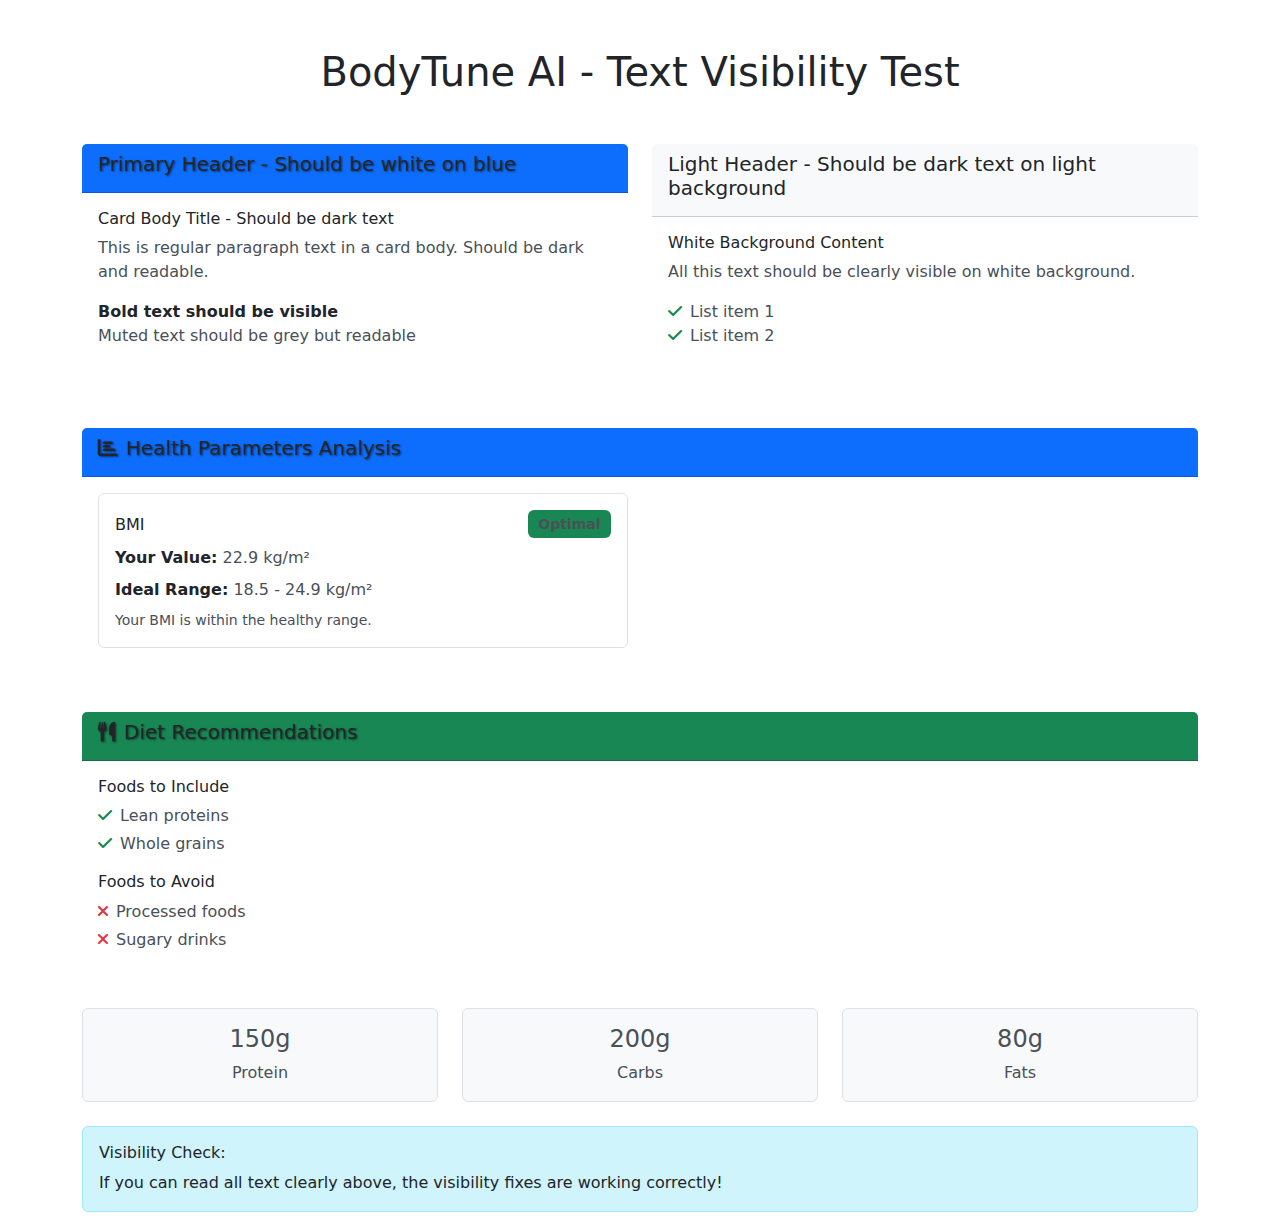
<file: templates/visibility_test.html>
<!DOCTYPE html>
<html lang="en">
<head>
    <meta charset="UTF-8">
    <meta name="viewport" content="width=device-width, initial-scale=1.0">
    <title>BodyTune AI - Text Visibility Test</title>
    <link href="https://cdn.jsdelivr.net/npm/bootstrap@5.1.3/dist/css/bootstrap.min.css" rel="stylesheet">
    <link href="https://cdnjs.cloudflare.com/ajax/libs/font-awesome/6.0.0/css/all.min.css" rel="stylesheet">
    <link href="/static/css/style.css" rel="stylesheet">
</head>
<body>
    <div class="container mt-5">
        <h1 class="text-center mb-5">BodyTune AI - Text Visibility Test</h1>
        
        <!-- Test Cards -->
        <div class="row">
            <div class="col-md-6 mb-4">
                <div class="card">
                    <div class="card-header bg-primary text-white">
                        <h5>Primary Header - Should be white on blue</h5>
                    </div>
                    <div class="card-body">
                        <h6>Card Body Title - Should be dark text</h6>
                        <p>This is regular paragraph text in a card body. Should be dark and readable.</p>
                        <strong>Bold text should be visible</strong>
                        <div class="text-muted">Muted text should be grey but readable</div>
                    </div>
                </div>
            </div>
            
            <div class="col-md-6 mb-4">
                <div class="card">
                    <div class="card-header bg-light">
                        <h5>Light Header - Should be dark text on light background</h5>
                    </div>
                    <div class="card-body bg-white">
                        <h6>White Background Content</h6>
                        <p>All this text should be clearly visible on white background.</p>
                        <ul class="list-unstyled">
                            <li><i class="fas fa-check text-success me-2"></i>List item 1</li>
                            <li><i class="fas fa-check text-success me-2"></i>List item 2</li>
                        </ul>
                    </div>
                </div>
            </div>
        </div>
        
        <!-- Parameter Analysis Simulation -->
        <div class="card mt-4">
            <div class="card-header bg-primary text-white">
                <h5><i class="fas fa-chart-bar me-2"></i>Health Parameters Analysis</h5>
            </div>
            <div class="card-body">
                <div class="row">
                    <div class="col-lg-6 mb-4">
                        <div class="border rounded p-3">
                            <div class="d-flex justify-content-between align-items-center mb-2">
                                <h6 class="mb-0">BMI</h6>
                                <span class="badge bg-success">Optimal</span>
                            </div>
                            <div class="mb-2">
                                <strong>Your Value:</strong> 22.9 kg/m²
                            </div>
                            <div class="mb-2">
                                <strong>Ideal Range:</strong> 18.5 - 24.9 kg/m²
                            </div>
                            <div class="small text-muted">
                                Your BMI is within the healthy range.
                            </div>
                        </div>
                    </div>
                </div>
            </div>
        </div>
        
        <!-- Recommendations Simulation -->
        <div class="card mt-4">
            <div class="card-header bg-success text-white">
                <h5><i class="fas fa-utensils me-2"></i>Diet Recommendations</h5>
            </div>
            <div class="card-body">
                <div class="mb-3">
                    <h6 class="text-success">Foods to Include</h6>
                    <ul class="list-unstyled">
                        <li class="mb-1"><i class="fas fa-check text-success me-2"></i>Lean proteins</li>
                        <li class="mb-1"><i class="fas fa-check text-success me-2"></i>Whole grains</li>
                    </ul>
                </div>
                
                <div class="mb-3">
                    <h6 class="text-danger">Foods to Avoid</h6>
                    <ul class="list-unstyled">
                        <li class="mb-1"><i class="fas fa-times text-danger me-2"></i>Processed foods</li>
                        <li class="mb-1"><i class="fas fa-times text-danger me-2"></i>Sugary drinks</li>
                    </ul>
                </div>
            </div>
        </div>
        
        <!-- Macronutrients Test -->
        <div class="row mt-4">
            <div class="col-md-4">
                <div class="text-center border rounded p-3">
                    <div class="h4 text-primary">150g</div>
                    <div class="text-muted">Protein</div>
                </div>
            </div>
            <div class="col-md-4">
                <div class="text-center border rounded p-3">
                    <div class="h4 text-warning">200g</div>
                    <div class="text-muted">Carbs</div>
                </div>
            </div>
            <div class="col-md-4">
                <div class="text-center border rounded p-3">
                    <div class="h4 text-info">80g</div>
                    <div class="text-muted">Fats</div>
                </div>
            </div>
        </div>
        
        <div class="alert alert-info mt-4">
            <h6>Visibility Check:</h6>
            <p class="mb-0">If you can read all text clearly above, the visibility fixes are working correctly!</p>
        </div>
    </div>
    
    <script src="https://cdn.jsdelivr.net/npm/bootstrap@5.1.3/dist/js/bootstrap.bundle.min.js"></script>
    <script src="/static/js/main.js"></script>
</body>
</html>
</file>
<file: static/css/style.css>
/* BodyTune AI Custom Styles */

:root {
    --primary-color: #007bff;
    --success-color: #28a745;
    --warning-color: #ffc107;
    --danger-color: #dc3545;
    --info-color: #17a2b8;
    --dark-color: #343a40;
    --light-color: #f8f9fa;
}

/* Hero Section */
.hero-section {
    background: linear-gradient(135deg, #667eea 0%, #764ba2 100%);
    min-height: 60vh;
    display: flex;
    align-items: center;
}

.bg-gradient-primary {
    background: linear-gradient(135deg, #667eea 0%, #764ba2 100%) !important;
}

/* Feature Cards */
.feature-icon {
    width: 80px;
    height: 80px;
    display: flex;
    align-items: center;
    justify-content: center;
    margin: 0 auto 1rem;
    transition: transform 0.3s ease;
}

.card:hover .feature-icon {
    transform: scale(1.1);
}

.card {
    transition: transform 0.3s ease, box-shadow 0.3s ease;
    border: none;
}

.card:hover {
    transform: translateY(-5px);
    box-shadow: 0 10px 25px rgba(0,0,0,0.1) !important;
}

/* Upload Area */
.upload-area {
    border: 2px dashed #dee2e6;
    border-radius: 8px;
    padding: 2rem;
    text-align: center;
    transition: all 0.3s ease;
    background-color: #f8f9fa;
}

.upload-area:hover {
    border-color: var(--primary-color);
    background-color: #e3f2fd;
}

.upload-area.dragover {
    border-color: var(--primary-color);
    background-color: #e3f2fd;
    transform: scale(1.02);
}

/* Health Parameter Cards */
.parameter-card {
    border-left: 4px solid;
    transition: all 0.3s ease;
}

.parameter-card.optimal {
    border-left-color: var(--success-color);
}

.parameter-card.warning {
    border-left-color: var(--warning-color);
}

.parameter-card.danger {
    border-left-color: var(--danger-color);
}

.parameter-card:hover {
    transform: translateX(5px);
}

/* Progress Bars */
.progress {
    height: 8px;
    border-radius: 4px;
    overflow: hidden;
}

.progress-bar {
    transition: width 0.6s ease;
}

/* Health Score Circle */
.health-score {
    width: 150px;
    height: 150px;
    border-radius: 50%;
    display: flex;
    align-items: center;
    justify-content: center;
    margin: 0 auto;
    position: relative;
    background: conic-gradient(
        var(--success-color) 0deg,
        var(--success-color) calc(var(--score) * 3.6deg),
        #e9ecef calc(var(--score) * 3.6deg),
        #e9ecef 360deg
    );
}

.health-score::before {
    content: '';
    width: 120px;
    height: 120px;
    border-radius: 50%;
    background: white;
    position: absolute;
}

.health-score-text {
    position: relative;
    z-index: 2;
}

/* Responsive Design */
@media (max-width: 768px) {
    .hero-section {
        min-height: 50vh;
        text-align: center;
    }
    
    .display-4 {
        font-size: 2rem;
    }
    
    .btn-lg {
        width: 100%;
        margin-bottom: 1rem;
    }
}

/* Animation for cards */
@keyframes fadeInUp {
    from {
        opacity: 0;
        transform: translateY(30px);
    }
    to {
        opacity: 1;
        transform: translateY(0);
    }
}

.card {
    animation: fadeInUp 0.6s ease-out;
}

/* Custom badge styles */
.badge {
    font-size: 0.875em;
    padding: 0.5em 0.75em;
}

/* Form enhancements */
.form-control:focus {
    border-color: var(--primary-color);
    box-shadow: 0 0 0 0.2rem rgba(0, 123, 255, 0.25);
}

.form-select:focus {
    border-color: var(--primary-color);
    box-shadow: 0 0 0 0.2rem rgba(0, 123, 255, 0.25);
}

/* Loading spinner */
.spinner-border-sm {
    width: 1rem;
    height: 1rem;
}

/* Print styles */
@media print {
    .no-print {
        display: none !important;
    }
    
    .card {
        border: 1px solid #dee2e6 !important;
        page-break-inside: avoid;
    }
    
    .hero-section {
        background: none !important;
        color: black !important;
    }
}

/* Dark mode support */
@media (prefers-color-scheme: dark) {
    :root {
        --bs-body-bg: #1a1a1a;
        --bs-body-color: #ffffff;
    }
}

/* Custom utility classes */
.text-gradient {
    background: linear-gradient(135deg, #667eea 0%, #764ba2 100%);
    -webkit-background-clip: text;
    -webkit-text-fill-color: transparent;
    background-clip: text;
}

.shadow-lg-custom {
    box-shadow: 0 1rem 3rem rgba(0, 0, 0, 0.175) !important;
}

/* Recommendation cards */
.recommendation-card {
    border-top: 4px solid;
    transition: all 0.3s ease;
}

.recommendation-card.diet {
    border-top-color: var(--success-color);
}

.recommendation-card.workout {
    border-top-color: var(--warning-color);
}

.recommendation-card.lifestyle {
    border-top-color: var(--info-color);
}

.recommendation-card:hover {
    transform: translateY(-2px);
    box-shadow: 0 8px 25px rgba(0,0,0,0.1);
}

/* Timeline styles */
.timeline-item {
    position: relative;
    padding-left: 2rem;
    margin-bottom: 1rem;
}

.timeline-item::before {
    content: '';
    position: absolute;
    left: 0;
    top: 0.5rem;
    width: 12px;
    height: 12px;
    border-radius: 50%;
    background-color: var(--primary-color);
}

/* Fix text visibility issues */
.text-contrast-fix {
    color: #212529 !important; /* Dark text for light backgrounds */
}

.bg-white .text-white,
.bg-light .text-white {
    color: #212529 !important; /* Override white text on light backgrounds */
}

/* Ensure proper contrast for all elements */
.card-body {
    color: #212529; /* Dark text for card bodies */
}

.card-text {
    color: #495057; /* Slightly lighter for card text */
}

/* Fix any remaining white on white issues */
.text-white {
    text-shadow: 1px 1px 2px rgba(0,0,0,0.5); /* Add shadow for better readability */
}

/* Parameter analysis cards - ensure visibility */
.parameter-card .text-muted {
    color: #6c757d !important;
}

.parameter-card strong {
    color: #212529 !important;
}

/* Badge contrast fixes */
.badge.bg-light {
    color: #212529 !important;
}

.badge.bg-white {
    color: #212529 !important;
    border: 1px solid #dee2e6;
}

/* Form text visibility */
.form-text {
    color: #6c757d !important;
}

/* Alert contrast fixes */
.alert {
    color: #212529;
}

.alert-light {
    color: #495057;
    background-color: #f8f9fa;
    border-color: #dee2e6;
}

/* Recommendation cards text visibility */
.recommendation-card .card-body {
    color: #212529 !important;
}

.recommendation-card .list-group-item {
    color: #495057 !important;
}

/* Comprehensive text visibility fixes */
.card .card-body {
    background-color: #ffffff !important;
    color: #212529 !important;
}

.card .card-body p,
.card .card-body div,
.card .card-body span,
.card .card-body li {
    color: #495057 !important;
}

.card .card-body h1,
.card .card-body h2,
.card .card-body h3,
.card .card-body h4,
.card .card-body h5,
.card .card-body h6 {
    color: #212529 !important;
}

.card .card-body strong {
    color: #212529 !important;
}

/* Health parameter specific fixes */
.parameter-card .border {
    background-color: #ffffff !important;
    color: #212529 !important;
}

.parameter-card .border div,
.parameter-card .border span {
    color: #495057 !important;
}

.parameter-card .border strong {
    color: #212529 !important;
}

/* List visibility fixes */
.list-unstyled li {
    color: #495057 !important;
}

.list-group-item {
    color: #495057 !important;
    background-color: #ffffff !important;
}

/* Macronutrient cards visibility */
.text-center.border.rounded.p-3 {
    background-color: #f8f9fa !important;
    color: #212529 !important;
}

.text-center.border.rounded.p-3 div,
.text-center.border.rounded.p-3 span {
    color: #495057 !important;
}

/* Additional contrast improvements */
.bg-light {
    color: #212529 !important;
}

.text-muted {
    color: #6c757d !important;
}

/* Progress bar container visibility */
.progress {
    background-color: #e9ecef !important;
}

/* Ensure all text in cards is visible */
.card * {
    color: inherit;
}

.card {
    color: #212529;
}

/* Override any remaining white text issues */
.card-body .text-white {
    color: #212529 !important;
}

/* Make sure small text is visible */
.small {
    color: #6c757d !important;
}
</file>
